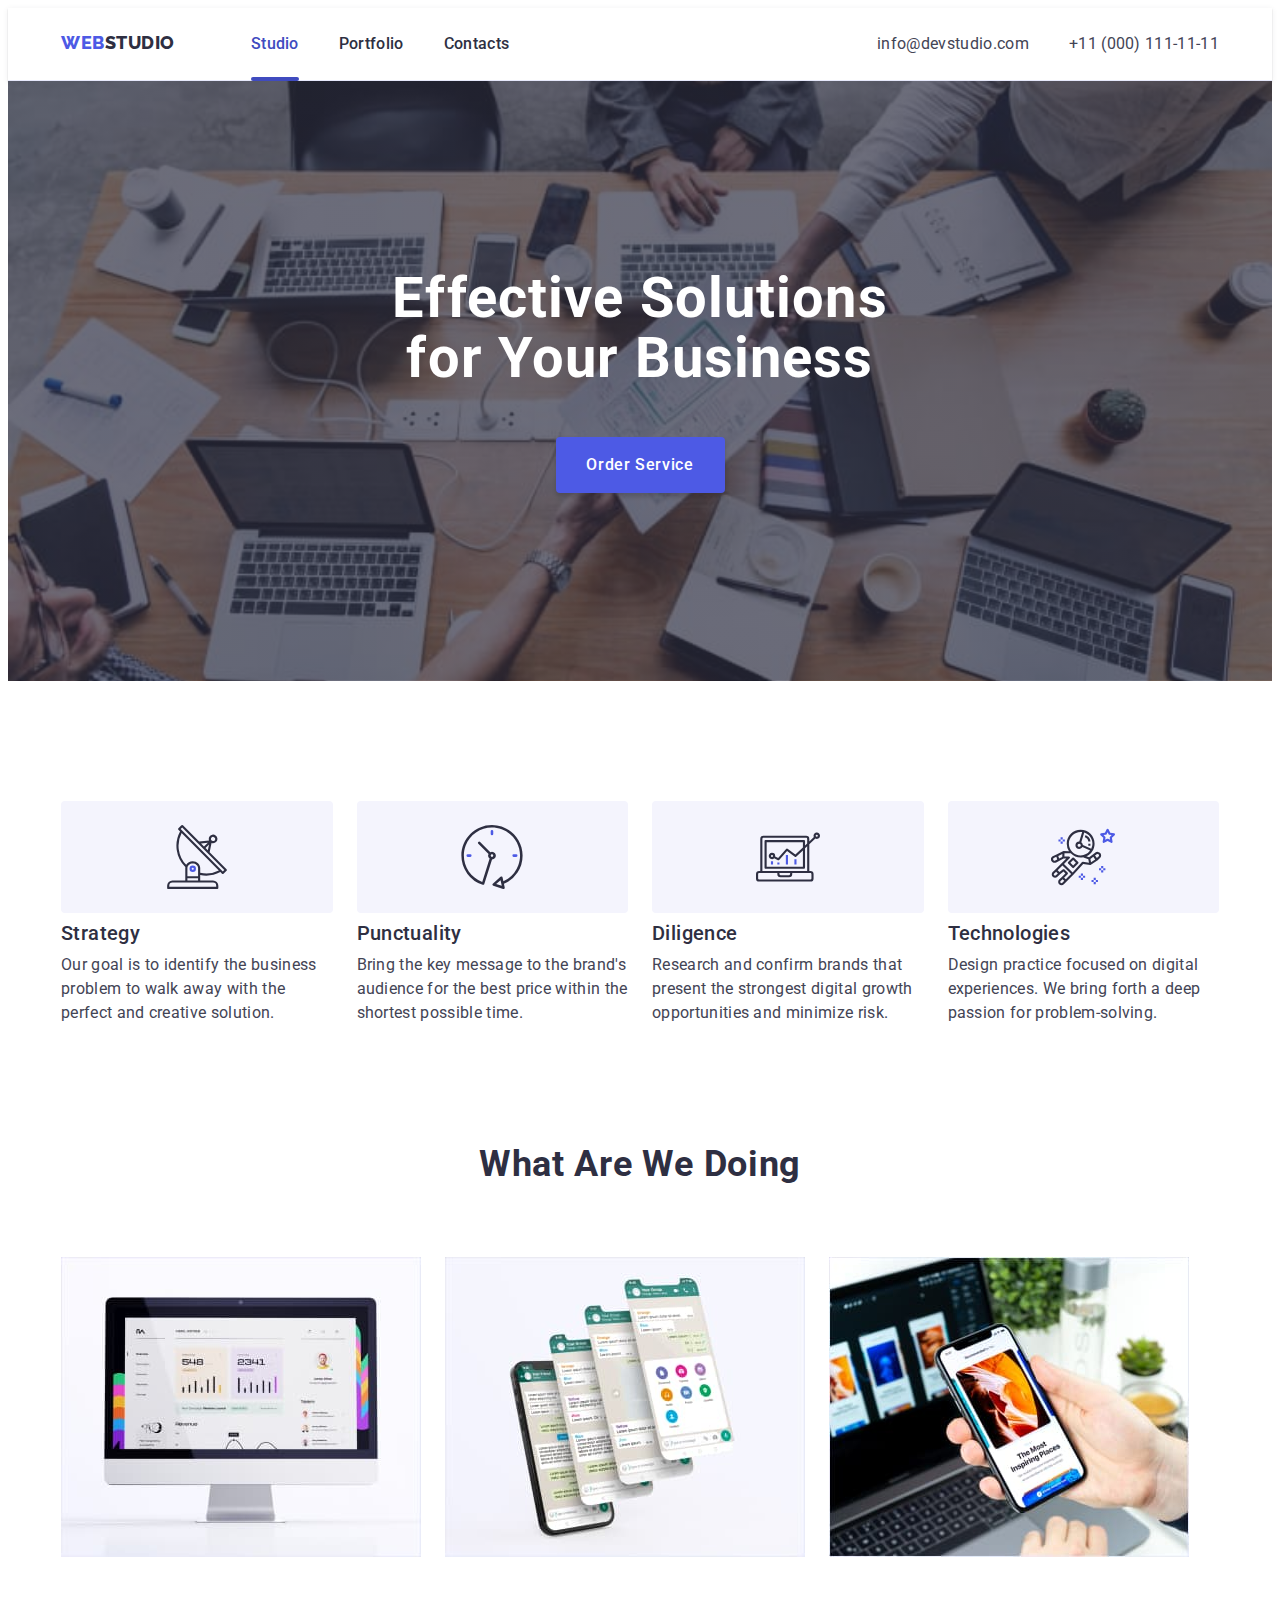
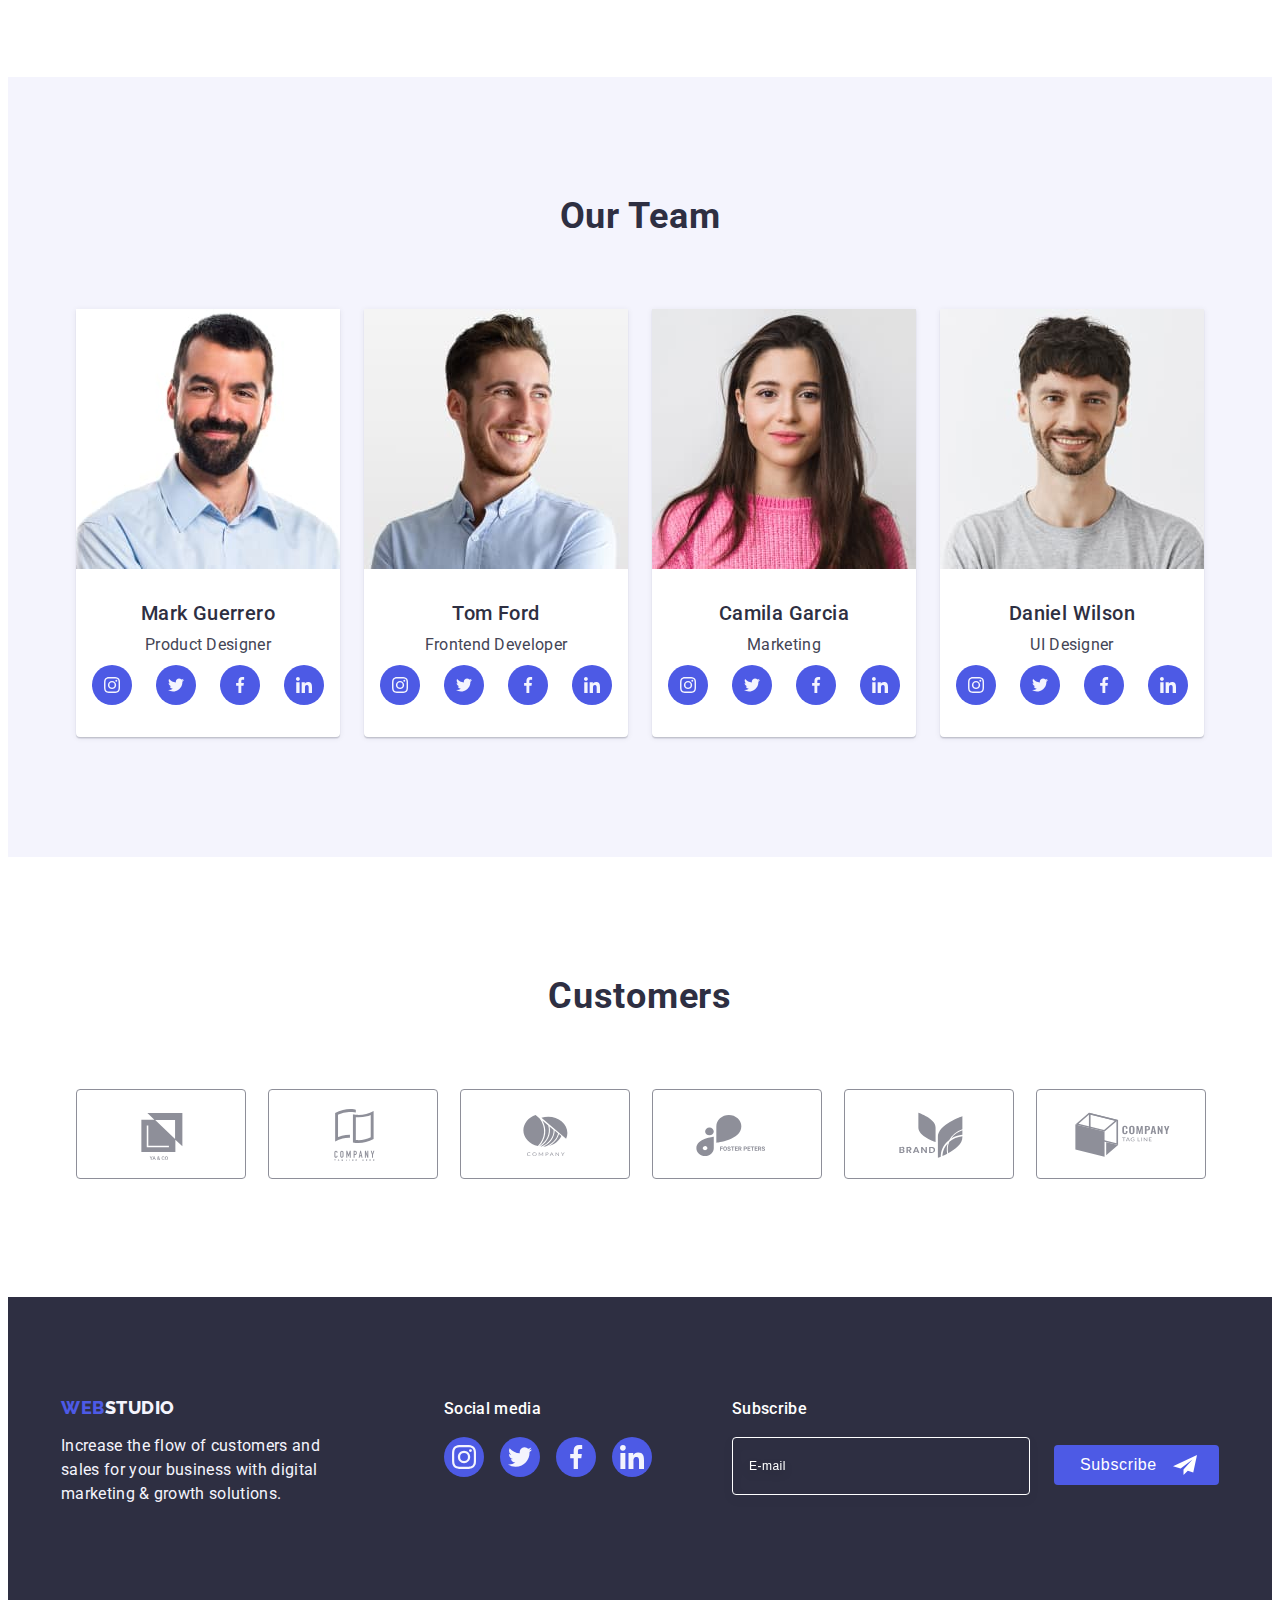
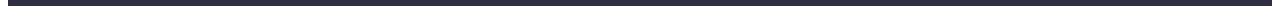
<file: index.html>
<!DOCTYPE html>
<html lang="en">
  <head>
    <meta charset="UTF-8" />
    <meta http-equiv="X-UA-Compatible" content="IE=edge" />
    <meta name="viewport" content="width=device-width, initial-scale=1.0" />
    <title>Document</title>
    <link rel="preconnect" href="https://fonts.googleapis.com" />
    <link rel="preconnect" href="https://fonts.gstatic.com" crossorigin />
    <link
      href="https://fonts.googleapis.com/css2?family=Raleway:wght@800&family=Roboto:wght@400;500;700;900&display=swap"
      rel="stylesheet"
    />
    <link
      rel="stylesheet"
      href="https://cdnjs.cloudflare.com/ajax/libs/modern-normalize/1.1.0/modern-normalize.min.css"
      integrity="sha512-wpPYUAdjBVSE4KJnH1VR1HeZfpl1ub8YT/NKx4PuQ5NmX2tKuGu6U/JRp5y+Y8XG2tV+wKQpNHVUX03MfMFn9Q=="
      crossorigin="anonymous"
      referrerpolicy="no-referrer"
    />
    <link rel="stylesheet" href="./css/styles.css" />
    <link href="./css/media.css" rel="stylesheet" />
  </head>
  <body>
    <header class="header">
      <div class="container header-container">
        <nav class="header-navigation">
          <a href="./index.html" class="header-logo link"
            >Web<span class="header-studio">Studio</span></a
          >

          <ul class="header-list list">
            <li class="header-item">
              <a href="./index.html" class="header-link current link">Studio</a>
            </li>
            <li class="header-item">
              <a href="./portfolio.html" class="header-link link">Portfolio</a>
            </li>
            <li class="header-item">
              <a href="" class="header-link link">Contacts</a>
            </li>
          </ul>
        </nav>

        <address class="header-address">
          <ul class="header-address-list list">
            <li>
              <a
                href="mailto:info@devstudio.com"
                class="header-address-item link"
                >info@devstudio.com</a
              >
            </li>
            <li>
              <a href="tel:+110001111111" class="header-address-item link"
                >+11 (000) 111-11-11</a
              >
            </li>
          </ul>
        </address>

        <button class="menu-open-btn" data-menu-open type="button">
          <svg class="mob-icon" width="32" height="22">
            <use href="./images/icons.svg#icon-menu-btn"></use>
          </svg>
        </button>
        <!-- Mobile menu -->

        <div class="mob-menu is-hidden" data-menu>
          <div>
            <button type="button" class="btn-menu-close" data-menu-close>
              <svg class="close-icon-mob" width="8" height="8">
                <use href="./images/icons.svg#icon-close"></use>
              </svg>
            </button>

            <nav class="mob-menu-nav">
              <ul class="mob-list list">
                <li class="mob-item">
                  <a href="./index.html" class="mob-link current link"
                    >Studio</a
                  >
                </li>
                <li class="mob-item">
                  <a href="./portfolio.html" class="mob-link link">Portfolio</a>
                </li>
                <li class="mob-item">
                  <a href="" class="mob-link link">Contacts</a>
                </li>
              </ul>
            </nav>
          </div>

          <div class="mob-soc-menu">
            <address class="mob-address">
              <ul class="mob-address-list list">
                <li>
                  <a href="tel:+110001111111" class="mob-tel link"
                    >+11 (000) 111-11-11</a
                  >
                </li>
                <li>
                  <a href="mailto:info@devstudio.com" class="mob-mail link"
                    >info@devstudio.com</a
                  >
                </li>
              </ul>
            </address>

            <ul class="mob-soc-list list">
              <li class="mob-soc-item">
                <a class="mob-soc-link link" href=""
                  ><svg class="mob-icon-soc" width="24" height="24">
                    <use href="./images/icons.svg#icon-insta1"></use>
                  </svg>
                </a>
              </li>
              <li class="mob-soc-item">
                <a class="mob-soc-link link" href=""
                  ><svg class="mob-icon-soc" width="24" height="24">
                    <use href="./images/icons.svg#icon-twit1"></use></svg
                ></a>
              </li>
              <li class="mob-soc-item">
                <a class="mob-soc-link link" href=""
                  ><svg class="mob-icon-soc" width="24" height="24">
                    <use href="./images/icons.svg#icon-fb1"></use></svg
                ></a>
              </li>
              <li class="mob-soc-item">
                <a class="mob-soc-link link" href=""
                  ><svg class="mob-icon-soc" width="24" height="24">
                    <use href="./images/icons.svg#icon-link1"></use></svg
                ></a>
              </li>
            </ul>
          </div>
        </div>
      </div>
    </header>
    <main>
      <section class="more">
        <div class="container">
          <h1 class="more-title">Effective Solutions for Your Business</h1>
          <button class="more-btn btn" type="button" data-modal-open>
            Order Service
          </button>
        </div>
      </section>

      <section class="benefits section">
        <div class="container">
          <h2 class="visually-hidden">Our advantages</h2>
          <ul class="benefits-list list">
            <li class="benefits-item">
              <div class="benefits-bg">
                <svg class="benefits-item-svg" width="64" height="64">
                  <use href="./images/icons.svg#icon-antenna"></use>
                </svg>
              </div>
              <h3 class="benefits-title">Strategy</h3>
              <p class="benefits-text">
                Our goal is to identify the business problem to walk away with
                the perfect and creative solution.
              </p>
            </li>
            <li class="benefits-item">
              <div class="benefits-bg">
                <svg class="benefits-item-svg" width="64" height="64">
                  <use href="./images/icons.svg#icon-clock"></use>
                </svg>
              </div>
              <h3 class="benefits-title">Punctuality</h3>
              <p class="benefits-text">
                Bring the key message to the brand's audience for the best price
                within the shortest possible time.
              </p>
            </li>
            <li class="benefits-item">
              <div class="benefits-bg">
                <svg class="benefits-item-svg" width="64" height="64">
                  <use href="./images/icons.svg#icon-diagram"></use>
                </svg>
              </div>
              <h3 class="benefits-title">Diligence</h3>
              <p class="benefits-text">
                Research and confirm brands that present the strongest digital
                growth opportunities and minimize risk.
              </p>
            </li>
            <li class="benefits-item">
              <div class="benefits-bg">
                <svg class="benefits-item-svg" width="64" height="64">
                  <use href="./images/icons.svg#icon-astronaut"></use>
                </svg>
              </div>
              <h3 class="benefits-title">Technologies</h3>
              <p class="benefits-text">
                Design practice focused on digital experiences. We bring forth a
                deep passion for problem-solving.
              </p>
            </li>
          </ul>
        </div>
      </section>

      <section class="content">
        <div class="container">
          <h2 class="content-title">What are we doing</h2>
          <ul class="content-list list">
            <li class="content-item">
              <img
                src="./images/comp-1.jpg"
                alt="Monitor photo"
                width="360"
                height="300"
              />
            </li>
            <li class="content-item">
              <img
                src="./images/phone-2.jpg"
                alt="Phone photo"
                width="360"
                height="300"
              />
            </li>
            <li class="content-item">
              <img
                src="./images/laptop-3.jpg"
                alt="Laptop and phone photo"
                width="360"
                height="300"
              />
            </li>
          </ul>
        </div>
      </section>

      <section class="team section">
        <div class="container team-container">
          <h2 class="team-title">Our Team</h2>

          <ul class="team-list list">
            <li class="team-item">
              <img
                srcset="./images/team-1.jpeg 1x, ./images/team-1-2x.jpeg 2x"
                src="./images/team-1.jpeg"
                alt="Portrait of Mark Guerrero"
                width="264"
                height="260"
              />

              <h3 class="team-small-title">Mark Guerrero</h3>
              <p class="team-text">Product Designer</p>
              <ul class="team-soc-list list">
                <li class="team-soc-item">
                  <a class="team-soc-link link" href=""
                    ><svg class="team-icon" width="16" height="16">
                      <use href="./images/icons.svg#icon-insta1"></use>
                    </svg>
                  </a>
                </li>
                <li class="team-soc-item">
                  <a class="team-soc-link link" href=""
                    ><svg class="team-icon" width="16" height="16">
                      <use href="./images/icons.svg#icon-twit1"></use></svg
                  ></a>
                </li>
                <li class="team-soc-item">
                  <a class="team-soc-link link" href=""
                    ><svg class="team-icon" width="16" height="16">
                      <use href="./images/icons.svg#icon-fb1"></use></svg
                  ></a>
                </li>
                <li class="team-soc-item">
                  <a class="team-soc-link link" href=""
                    ><svg class="team-icon" width="16" height="16">
                      <use href="./images/icons.svg#icon-link1"></use></svg
                  ></a>
                </li>
              </ul>
            </li>
            <li class="team-item">
              <img
                srcset="./images/team-2.jpeg 1x, ./images/team-2-2x.jpeg 2x"
                src="./images/team-2.jpeg"
                alt="Portrait of Tom Ford"
                width="264"
                height="260"
              />

              <h3 class="team-small-title">Tom Ford</h3>
              <p class="team-text">Frontend Developer</p>

              <ul class="team-soc-list list">
                <li class="team-soc-item">
                  <a class="team-soc-link link" href=""
                    ><svg class="team-icon" width="16" height="16">
                      <use href="./images/icons.svg#icon-insta1"></use>
                    </svg>
                  </a>
                </li>
                <li class="team-soc-item">
                  <a class="team-soc-link link" href=""
                    ><svg class="team-icon" width="16" height="16">
                      <use href="./images/icons.svg#icon-twit1"></use></svg
                  ></a>
                </li>
                <li class="team-soc-item">
                  <a class="team-soc-link link" href="">
                    <svg class="team-icon" width="16" height="16">
                      <use href="./images/icons.svg#icon-fb1"></use></svg
                  ></a>
                </li>
                <li class="team-soc-item">
                  <a class="team-soc-link link" href=""
                    ><svg class="team-icon" width="16" height="16">
                      <use href="./images/icons.svg#icon-link1"></use></svg
                  ></a>
                </li>
              </ul>
            </li>

            <li class="team-item">
              <img
                srcset="./images/team-3.jpeg 1x, ./images/team-3-2x.jpeg 2x"
                src="./images/team-3.jpeg"
                alt="Portrait of Camila Garcia"
                width="264"
                height="260"
              />
              <h3 class="team-small-title">Camila Garcia</h3>
              <p class="team-text">Marketing</p>
              <ul class="team-soc-list list">
                <li class="team-soc-item">
                  <a class="team-soc-link link" href=""
                    ><svg class="team-icon" width="16" height="16">
                      <use href="./images/icons.svg#icon-insta1"></use>
                    </svg>
                  </a>
                </li>
                <li class="team-soc-item">
                  <a class="team-soc-link link" href=""
                    ><svg class="team-icon" width="16" height="16">
                      <use href="./images/icons.svg#icon-twit1"></use></svg
                  ></a>
                </li>
                <li class="team-soc-item">
                  <a class="team-soc-link link" href=""
                    ><svg class="team-icon" width="16" height="16">
                      <use href="./images/icons.svg#icon-fb1"></use></svg
                  ></a>
                </li>
                <li class="team-soc-item">
                  <a class="team-soc-link link" href=""
                    ><svg class="team-icon" width="16" height="16">
                      <use href="./images/icons.svg#icon-link1"></use></svg
                  ></a>
                </li>
              </ul>
            </li>
            <li class="team-item">
              <img
                srcset="./images/team-4.jpeg 1x, ./images/team-4-2x.jpeg 2x"
                src="./images/team-4.jpeg"
                alt="Portrait of Daniel Wilson"
                width="264"
                height="260"
              />
              <h3 class="team-small-title">Daniel Wilson</h3>
              <p class="team-text">UI Designer</p>
              <ul class="team-soc-list list">
                <li class="team-soc-item">
                  <a class="team-soc-link link" href=""
                    ><svg class="team-icon" width="16" height="16">
                      <use href="./images/icons.svg#icon-insta1"></use>
                    </svg>
                  </a>
                </li>
                <li class="team-soc-item">
                  <a class="team-soc-link link" href=""
                    ><svg class="team-icon" width="16" height="16">
                      <use href="./images/icons.svg#icon-twit1"></use></svg
                  ></a>
                </li>
                <li class="team-soc-item">
                  <a class="team-soc-link link" href=""
                    ><svg class="team-icon" width="16" height="16">
                      <use href="./images/icons.svg#icon-fb1"></use></svg
                  ></a>
                </li>
                <li class="team-soc-item">
                  <a class="team-soc-link link" href=""
                    ><svg class="team-icon" width="16" height="16">
                      <use href="./images/icons.svg#icon-link1"></use></svg
                  ></a>
                </li>
              </ul>
            </li>
          </ul>
        </div>
      </section>
      <section class="customers">
        <div class="container customers-container">
          <h2 class="customers-title">Customers</h2>
          <ul class="customers-list list">
            <li class="customer-item">
              <a class="customers-link link" href=""
                ><svg class="customers-logo-icon" width="104" height="56">
                  <use href="./images/icons.svg#icon-Logo"></use></svg
              ></a>
            </li>
            <li class="customer-item">
              <a class="customers-link link" href=""
                ><svg class="customers-logo-icon" width="104" height="56">
                  <use href="./images/icons.svg#icon-Logo-2"></use></svg
              ></a>
            </li>
            <li class="customer-item">
              <a class="customers-link link" href=""
                ><svg class="customers-logo-icon" width="104" height="56">
                  <use href="./images/icons.svg#icon-Logo-3"></use></svg
              ></a>
            </li>
            <li class="customer-item">
              <a class="customers-link link" href=""
                ><svg class="customers-logo-icon" width="104" height="56">
                  <use href="./images/icons.svg#icon-Logo-4"></use></svg
              ></a>
            </li>
            <li class="customer-item">
              <a class="customers-link link" href=""
                ><svg class="customers-logo-icon" width="104" height="56">
                  <use href="./images/icons.svg#icon-Logo-5"></use></svg
              ></a>
            </li>
            <li class="customer-item">
              <a class="customers-link link" href=""
                ><svg class="customers-logo-icon" width="104" height="56">
                  <use href="./images/icons.svg#icon-Logo-6"></use></svg
              ></a>
            </li>
          </ul>
        </div>
      </section>
    </main>
    <footer class="footer">
      <div class="container footer-container">
        <div class="footer-flex">
          <div class="footer-left">
            <a href="./index.html" class="footer-logo link"
              >Web<span class="footer-studio">Studio</span></a
            >
            <p class="footer-text">
              Increase the flow of customers and sales for your business with
              digital marketing & growth solutions.
            </p>
          </div>
          <div class="footer-right">
            <p class="footer-soc-text">Social media</p>
            <ul class="footer-list list">
              <li class="footer-item">
                <a class="footer-soc-link link" href=""
                  ><svg class="footer-soc-icon" width="24" height="24">
                    <use href="./images/icons.svg#icon-insta1"></use></svg
                ></a>
              </li>
              <li class="footer-item">
                <a class="footer-soc-link link" href=""
                  ><svg class="footer-soc-icon" width="24" height="24">
                    <use href="./images/icons.svg#icon-twit1"></use></svg
                ></a>
              </li>
              <li class="footer-item">
                <a class="footer-soc-link link" href=""
                  ><svg class="footer-soc-icon" width="24" height="24">
                    <use href="./images/icons.svg#icon-fb1"></use></svg
                ></a>
              </li>
              <li class="footer-item">
                <a class="footer-soc-link link" href=""
                  ><svg class="footer-soc-icon" width="24" height="24">
                    <use href="./images/icons.svg#icon-link1"></use></svg
                ></a>
              </li>
            </ul>
          </div>
        </div>
        <div class="footer-subscribe">
          <p class="footer-form-text">Subscribe</p>
          <form class="foorter-form">
            <input
              type="email"
              name="subscribe-email"
              class="footer-input"
              placeholder="E-mail"
            />

            <button type="submit" class="footer-btn">
              Subscribe<svg class="subscribe-icon" width="24" height="24">
                <use href="./images/icons.svg#icon-subscribe"></use>
              </svg>
            </button>
          </form>
        </div>
      </div>
    </footer>

    <div class="backdrop is-hidden" data-modal>
      <div class="modal">
        <button type="button" class="btn-modal" data-modal-close>
          <svg class="close-icon" width="8" height="8">
            <use href="./images/icons.svg#icon-close"></use>
          </svg>
        </button>
        <p class="modal-title">Leave your contacts and we will call you back</p>
        <form class="modal-form">
          <div class="modal-field">
            <label class="modal-label"
              >Name
              <span class="input-wrap">
                <input type="text" name="user-name" class="modal-input" />
                <svg class="modal-icon" width="18" height="24">
                  <use href="./images/icons.svg#icon-person"></use>
                </svg>
              </span>
            </label>
          </div>
          <div class="modal-field">
            <label class="modal-label"
              >Phone
              <span class="input-wrap">
                <input type="tel" name="user-tel" class="modal-input" />
                <svg class="modal-icon" width="18" height="24">
                  <use href="./images/icons.svg#icon-phone"></use>
                </svg>
              </span>
            </label>
          </div>
          <div class="modal-field">
            <label class="modal-label"
              >Email
              <span class="input-wrap">
                <input type="email" name="user-email" class="modal-input" />
                <svg class="modal-icon" width="18" height="24">
                  <use href="./images/icons.svg#icon-email"></use>
                </svg>
              </span>
            </label>
          </div>
          <div class="modal-field-comment">
            <label class="modal-label"
              >Comment
              <textarea
                placeholder="Text input"
                class="modal-textarea"
              ></textarea>
            </label>
          </div>
          <div class="modal-field-agreement">
            <label class="agree-field">
              <input
                type="checkbox"
                name="agreement"
                class="modal-checkbox visually-hidden"
                value="agree"
              />
              <svg class="agree-icon" width="10" height="8">
                <use href="./images/icons.svg#icon-agree"></use>
              </svg>
              <span class="agree-text"
                >I accept the terms and conditions of the</span
              >
              <a href="" class="modal-link">Privacy Policy</a>
            </label>
          </div>
          <button type="submit" class="btn-send">Send</button>
        </form>
      </div>
    </div>
    <script src="./js/modal.js" type="module"></script>
    <script src="./js/menu.js" type="module"></script>
  </body>
</html>
</file>
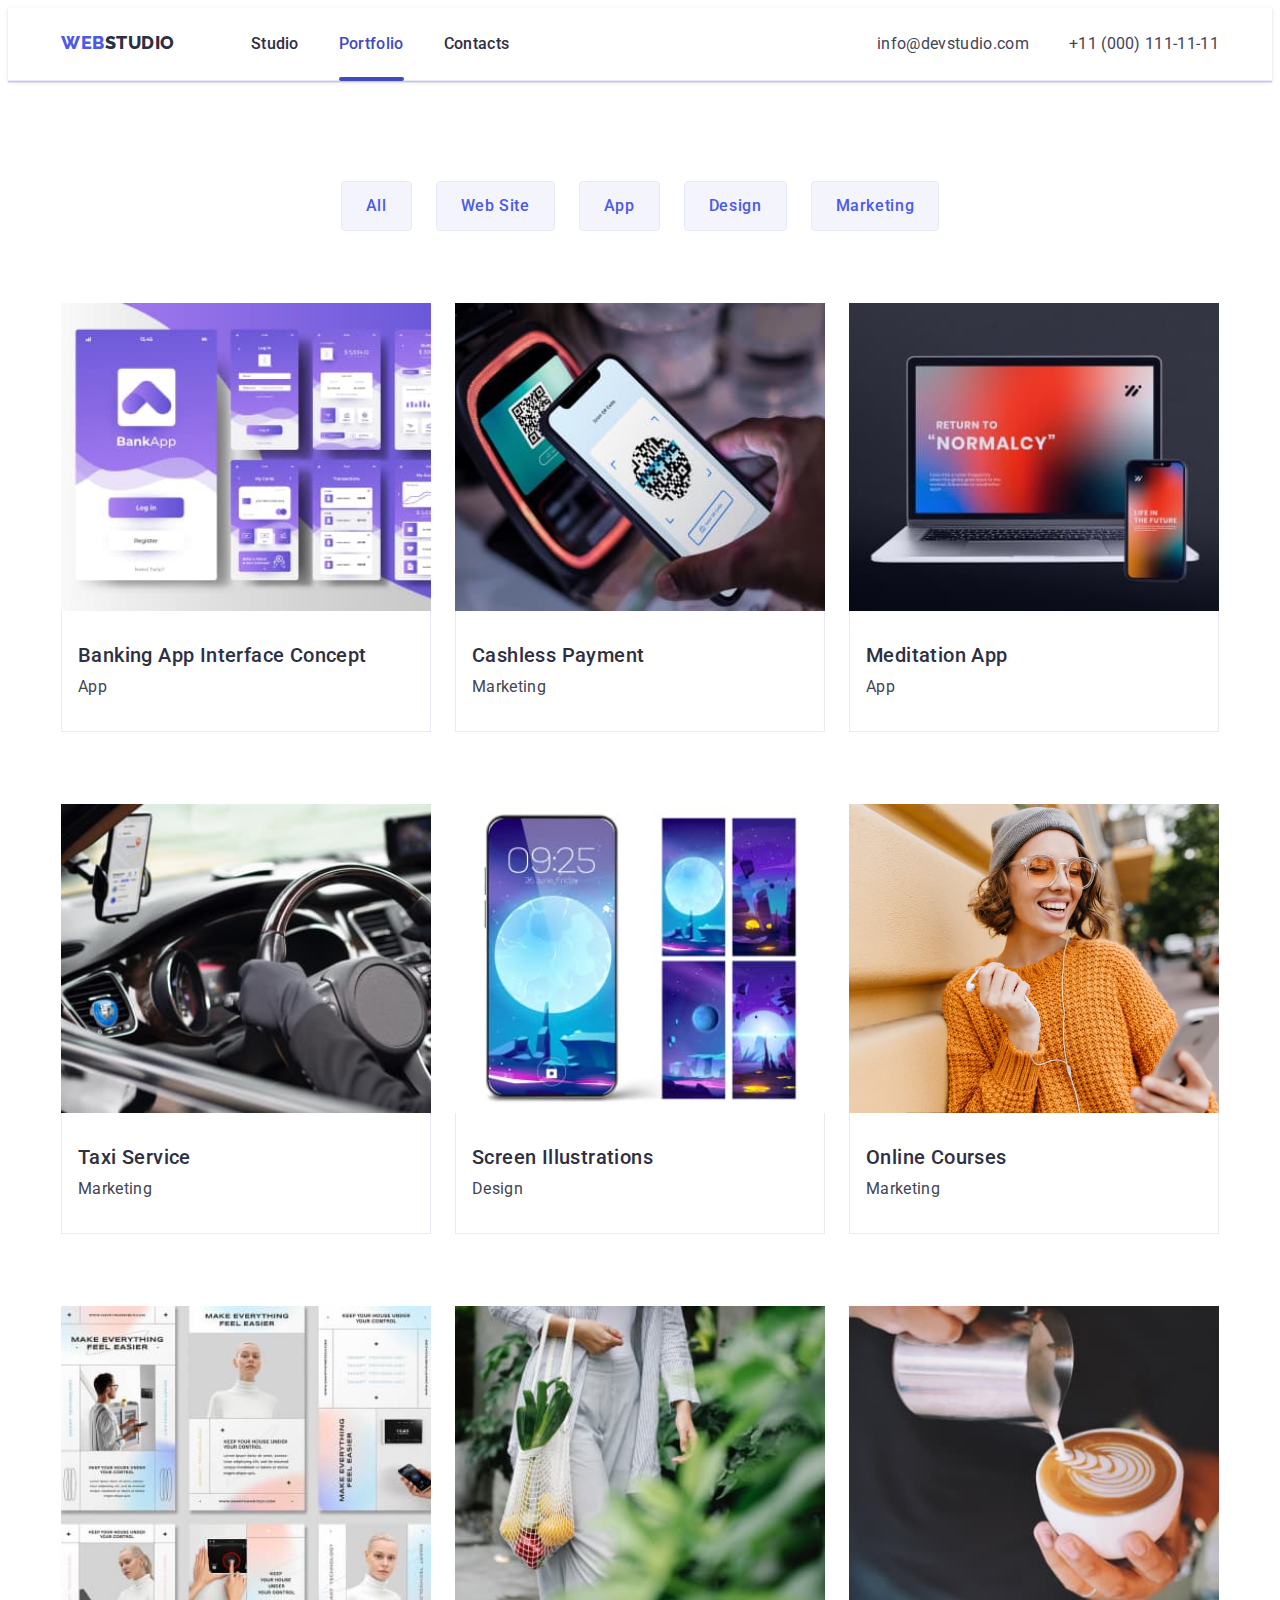
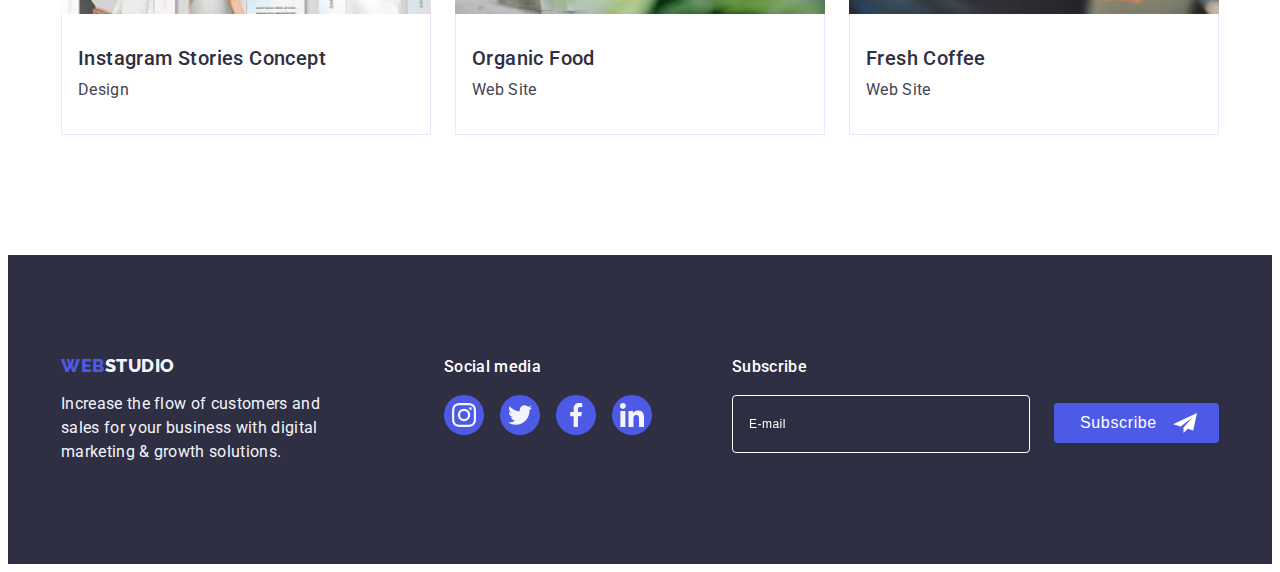
<file: portfolio.html>
<!DOCTYPE html>
<html lang="en">
  <head>
    <meta charset="UTF-8" />
    <meta http-equiv="X-UA-Compatible" content="IE=edge" />
    <meta name="viewport" content="width=device-width, initial-scale=1.0" />
    <title>Document</title>
    <link rel="preconnect" href="https://fonts.googleapis.com" />
    <link rel="preconnect" href="https://fonts.gstatic.com" crossorigin />

    <link
      href="https://fonts.googleapis.com/css2?family=Raleway:wght@800&family=Roboto:wght@400;500;700;900&display=swap"
      rel="stylesheet"
    />
    <link
      rel="stylesheet"
      href="https://cdnjs.cloudflare.com/ajax/libs/modern-normalize/1.1.0/modern-normalize.min.css"
      integrity="sha512-wpPYUAdjBVSE4KJnH1VR1HeZfpl1ub8YT/NKx4PuQ5NmX2tKuGu6U/JRp5y+Y8XG2tV+wKQpNHVUX03MfMFn9Q=="
      crossorigin="anonymous"
      referrerpolicy="no-referrer"
    />
    <link rel="stylesheet" href="./css/styles.css" />
    <link rel="stylesheet" href="./css/media.css" />
  </head>
  <body>
    <header class="header">
      <div class="container header-container">
        <nav class="header-navigation">
          <a href="./index.html" class="header-logo link"
            >Web<span class="header-studio">Studio</span></a
          >

          <ul class="header-list list">
            <li class="header-item">
              <a href="./index.html" class="header-link link">Studio</a>
            </li>
            <li class="header-item">
              <a href="./portfolio.html" class="header-link current link"
                >Portfolio</a
              >
            </li>
            <li class="header-item">
              <a href="" class="header-link link">Contacts</a>
            </li>
          </ul>
        </nav>

        <address class="header-address">
          <ul class="header-address-list list">
            <li>
              <a
                href="mailto:info@devstudio.com"
                class="header-address-item link"
                >info@devstudio.com</a
              >
            </li>
            <li>
              <a href="tel:+110001111111" class="header-address-item link"
                >+11 (000) 111-11-11</a
              >
            </li>
          </ul>
        </address>

        <button class="menu-open-btn" data-menu-open type="button">
          <svg class="mob-icon" width="32" height="22">
            <use href="./images/icons.svg#icon-menu-btn"></use>
          </svg>
        </button>
        <!-- Mobile menu -->

        <div class="mob-menu is-hidden" data-menu>
          <div>
            <button type="button" class="btn-menu-close" data-menu-close>
              <svg class="close-icon-mob" width="8" height="8">
                <use href="./images/icons.svg#icon-close"></use>
              </svg>
            </button>

            <nav class="mob-menu-nav">
              <ul class="mob-list list">
                <li class="mob-item">
                  <a href="./index.html" class="mob-link link">Studio</a>
                </li>
                <li class="mob-item">
                  <a href="./portfolio.html" class="mob-link current link"
                    >Portfolio</a
                  >
                </li>
                <li class="mob-item">
                  <a href="" class="mob-link link">Contacts</a>
                </li>
              </ul>
            </nav>
          </div>

          <div class="mob-soc-menu">
            <address class="mob-address">
              <ul class="mob-address-list list">
                <li>
                  <a href="tel:+110001111111" class="mob-tel link"
                    >+11 (000) 111-11-11</a
                  >
                </li>
                <li>
                  <a href="mailto:info@devstudio.com" class="mob-mail link"
                    >info@devstudio.com</a
                  >
                </li>
              </ul>
            </address>

            <ul class="mob-soc-list list">
              <li class="mob-soc-item">
                <a class="mob-soc-link link" href=""
                  ><svg class="mob-icon-soc" width="24" height="24">
                    <use href="./images/icons.svg#icon-insta1"></use>
                  </svg>
                </a>
              </li>
              <li class="mob-soc-item">
                <a class="mob-soc-link link" href=""
                  ><svg class="mob-icon-soc" width="24" height="24">
                    <use href="./images/icons.svg#icon-twit1"></use></svg
                ></a>
              </li>
              <li class="mob-soc-item">
                <a class="mob-soc-link link" href=""
                  ><svg class="mob-icon-soc" width="24" height="24">
                    <use href="./images/icons.svg#icon-fb1"></use></svg
                ></a>
              </li>
              <li class="mob-soc-item">
                <a class="mob-soc-link link" href=""
                  ><svg class="mob-icon-soc" width="24" height="24">
                    <use href="./images/icons.svg#icon-link1"></use></svg
                ></a>
              </li>
            </ul>
          </div>
        </div>
      </div>
    </header>

    <main>
      <section class="menu">
        <div class="container">
          <h1 class="visually-hidden">Menu filter</h1>
          <ul class="menu-list list">
            <li class="menu-item">
              <button type="button" class="menu-btn btn">All</button>
            </li>
            <li class="menu-item">
              <button type="button" class="menu-btn btn">Web Site</button>
            </li>
            <li class="menu-item">
              <button type="button" class="menu-btn btn">App</button>
            </li>
            <li class="menu-item">
              <button type="button" class="menu-btn btn">Design</button>
            </li>
            <li class="menu-item">
              <button type="button" class="menu-btn btn">Marketing</button>
            </li>
          </ul>

          <ul class="works-list list">
            <li class="works-item">
              <a href="" class="works-link link">
                <div class="works-card">
                  <picture
                    ><source
                      srcset="./images/desk1.jpeg 1x, ./images/desk1-2x.jpeg 2x"
                      media="(min-width: 1200px)" />
                    <source
                      srcset="./images/tab1.jpeg 1x, ./images/tab1-2x.jpeg 2x"
                      media="(min-width: 768px)" />
                    <source
                      srcset="./images/mob-1.jpeg 1x, ./images/mob-1-2x.jpeg 2x"
                      media="(min-width: 480px)" />

                    <img
                      src="./images/portfolio-1.jpg"
                      alt="Banking App Interface Concept"
                      width="360"
                      height="300"
                  /></picture>
                  <p class="works-card-text">
                    14 Stylish and User-Friendly App Design Concepts · Task
                    Manager App · Calorie Tracker App · Exotic Fruit Ecommerce
                    App · Cloud Storage App
                  </p>
                </div>

                <div class="works-div">
                  <h2 class="works-title">Banking App Interface Concept</h2>
                  <p class="works-text">App</p>
                </div>
              </a>
            </li>

            <li class="works-item">
              <a href="" class="works-link link">
                <div class="works-card">
                  <picture
                    ><source
                      srcset="./images/desk2.jpeg 1x, ./images/desk2-2x.jpeg 2x"
                      media="(min-width: 1200px)" />
                    <source
                      srcset="./images/tab2.jpeg 1x, ./images/tab2-2x.jpeg 2x"
                      media="(min-width: 768px)" />
                    <source
                      srcset="./images/mob-2.jpeg 1x, ./images/mob-2-2x.jpeg 2x"
                      media="(min-width: 480px)"
                  /></picture>
                  <img
                    src="./images/portfolio-2.jpg"
                    alt="Cashless Payment"
                    width="360"
                    height="300"
                  />
                  <p class="works-card-text">
                    14 Stylish and User-Friendly App Design Concepts · Task
                    Manager App · Calorie Tracker App · Exotic Fruit Ecommerce
                    App · Cloud Storage App
                  </p>
                </div>
                <div class="works-div">
                  <h2 class="works-title">Cashless Payment</h2>
                  <p class="works-text">Marketing</p>
                </div></a
              >
            </li>

            <li class="works-item">
              <a href="" class="works-link link"
                ><div class="works-card">
                  <picture
                    ><source
                      srcset="./images/desk3.jpeg 1x, ./images/desk3-2x.jpeg 2x"
                      media="(min-width: 1200px)" />
                    <source
                      srcset="./images/tab3.jpeg 1x, ./images/tab3-2x.jpeg 2x"
                      media="(min-width: 768px)" />
                    <source
                      srcset="./images/mob-3.jpeg 1x, ./images/mob-3-2x.jpeg 2x"
                      media="(min-width: 480px)" />
                    <img
                      src="./images/portfolio-3.jpg"
                      alt="Meditation App"
                      width="360"
                      height="300"
                  /></picture>
                  <p class="works-card-text">
                    14 Stylish and User-Friendly App Design Concepts · Task
                    Manager App · Calorie Tracker App · Exotic Fruit Ecommerce
                    App · Cloud Storage App
                  </p>
                </div>
                <div class="works-div">
                  <h2 class="works-title">Meditation App</h2>
                  <p class="works-text">App</p>
                </div></a
              >
            </li>

            <li class="works-item">
              <a href="" class="works-link link">
                <div class="works-card">
                  <picture
                    ><source
                      srcset="./images/desk4.jpeg 1x, ./images/desk4-2x.jpeg 2x"
                      media="(min-width: 1200px)" />
                    <source
                      srcset="./images/tab4.jpeg 1x, ./images/tab4-2x.jpeg 2x"
                      media="(min-width: 768px)" />
                    <source
                      srcset="./images/mob-4.jpeg 1x, ./images/mob-4-2x.jpeg 2x"
                      media="(min-width: 480px)"
                  /></picture>
                  <img
                    src="./images/portfolio-4.jpg"
                    alt="Taxi Service"
                    width="360"
                    height="300"
                  />
                  <p class="works-card-text">
                    14 Stylish and User-Friendly App Design Concepts · Task
                    Manager App · Calorie Tracker App · Exotic Fruit Ecommerce
                    App · Cloud Storage App
                  </p>
                </div>
                <div class="works-div">
                  <h2 class="works-title">Taxi Service</h2>
                  <p class="works-text">Marketing</p>
                </div></a
              >
            </li>
            <li class="works-item">
              <a href="" class="works-link link"
                ><div class="works-card">
                  <picture
                    ><source
                      srcset="./images/desk5.jpeg 1x, ./images/desk5-2x.jpeg 2x"
                      media="(min-width: 1200px)" />
                    <source
                      srcset="./images/tab5.jpeg 1x, ./images/tab5-2x.jpeg 2x"
                      media="(min-width: 768px)" />
                    <source
                      srcset="./images/mob-5.jpeg 1x, ./images/mob-5-2x.jpeg 2x"
                      media="(min-width: 480px)" />
                    <img
                      src="./images/portfolio-5.jpg"
                      alt="Screen Illustrations"
                      width="360"
                      height="300"
                  /></picture>
                  <p class="works-card-text">
                    14 Stylish and User-Friendly App Design Concepts · Task
                    Manager App · Calorie Tracker App · Exotic Fruit Ecommerce
                    App · Cloud Storage App
                  </p>
                </div>
                <div class="works-div">
                  <h2 class="works-title">Screen Illustrations</h2>
                  <p class="works-text">Design</p>
                </div></a
              >
            </li>
            <li class="works-item">
              <a href="" class="works-link link"
                ><div class="works-card">
                  <picture
                    ><source
                      srcset="./images/desk1.jpeg 6x, ./images/desk6-2x.jpeg 2x"
                      media="(min-width: 1200px)" />
                    <source
                      srcset="./images/tab6.jpeg 1x, ./images/tab6-2x.jpeg 2x"
                      media="(min-width: 768px)" />
                    <source
                      srcset="./images/mob-6.jpeg 1x, ./images/mob-6-2x.jpeg 2x"
                      media="(min-width: 480px)" />
                    <img
                      src="./images/portfolio-6.jpg"
                      alt="Online Courses"
                      width="360"
                      height="300"
                  /></picture>
                  <p class="works-card-text">
                    14 Stylish and User-Friendly App Design Concepts · Task
                    Manager App · Calorie Tracker App · Exotic Fruit Ecommerce
                    App · Cloud Storage App
                  </p>
                </div>
                <div class="works-div">
                  <h2 class="works-title">Online Courses</h2>
                  <p class="works-text">Marketing</p>
                </div></a
              >
            </li>
            <li class="works-item">
              <a href="" class="works-link link"
                ><div class="works-card">
                  <picture
                    ><source
                      srcset="./images/desk7.jpeg 1x, ./images/desk7-2x.jpeg 2x"
                      media="(min-width: 1200px)" />
                    <source
                      srcset="./images/tab7.jpeg 1x, ./images/tab7-2x.jpeg 2x"
                      media="(min-width: 768px)" />
                    <source
                      srcset="./images/mob-7.jpeg 1x, ./images/mob-7-2x.jpeg 2x"
                      media="(min-width: 480px)" />
                    <img
                      src="./images/portfolio-7.jpg"
                      alt="Instagram Stories Concept"
                      width="360"
                      height="300"
                  /></picture>
                  <p class="works-card-text">
                    14 Stylish and User-Friendly App Design Concepts · Task
                    Manager App · Calorie Tracker App · Exotic Fruit Ecommerce
                    App · Cloud Storage App
                  </p>
                </div>
                <div class="works-div">
                  <h2 class="works-title">Instagram Stories Concept</h2>
                  <p class="works-text">Design</p>
                </div></a
              >
            </li>
            <li class="works-item">
              <a href="" class="works-link link"
                ><div class="works-card">
                  <picture
                    ><source
                      srcset="./images/desk8.jpeg 1x, ./images/desk8-2x.jpeg 2x"
                      media="(min-width: 1200px)" />
                    <source
                      srcset="./images/tab8.jpeg 1x, ./images/tab8-2x.jpeg 2x"
                      media="(min-width: 768px)" />
                    <source
                      srcset="./images/mob-8.jpeg 1x, ./images/mob-8-2x.jpeg 2x"
                      media="(min-width: 480px)" />
                    <img
                      src="./images/portfolio-8.jpg"
                      alt="Organic Food"
                      width="360"
                      height="300"
                  /></picture>
                  <p class="works-card-text">
                    14 Stylish and User-Friendly App Design Concepts · Task
                    Manager App · Calorie Tracker App · Exotic Fruit Ecommerce
                    App · Cloud Storage App
                  </p>
                </div>
                <div class="works-div">
                  <h2 class="works-title">Organic Food</h2>
                  <p class="works-text">Web Site</p>
                </div></a
              >
            </li>
            <li class="works-item">
              <a href="" class="works-link link">
                <div class="works-card">
                  <picture
                    ><source
                      srcset="./images/desk9.jpeg 1x, ./images/desk9-2x.jpeg 2x"
                      media="(min-width: 1200px)" />
                    <source
                      srcset="./images/tab9.jpeg 1x, ./images/tab9-2x.jpeg 2x"
                      media="(min-width: 768px)" />
                    <source
                      srcset="./images/mob-9.jpeg 1x, ./images/mob-9-2x.jpeg 2x"
                      media="(min-width: 480px)" />
                    <img
                      src="./images/portfolio-9.jpg"
                      alt="Fresh Coffee"
                      width="360"
                      height="300"
                  /></picture>
                  <p class="works-card-text">
                    14 Stylish and User-Friendly App Design Concepts · Task
                    Manager App · Calorie Tracker App · Exotic Fruit Ecommerce
                    App · Cloud Storage App
                  </p>
                </div>
                <div class="works-div">
                  <h2 class="works-title">Fresh Coffee</h2>
                  <p class="works-text">Web Site</p>
                </div></a
              >
            </li>
          </ul>
        </div>
      </section>
    </main>
    <footer class="footer">
      <div class="container footer-container">
        <div class="footer-flex">
          <div class="footer-left">
            <a href="./index.html" class="footer-logo link"
              >Web<span class="footer-studio">Studio</span></a
            >
            <p class="footer-text">
              Increase the flow of customers and sales for your business with
              digital marketing & growth solutions.
            </p>
          </div>
          <div class="footer-right">
            <p class="footer-soc-text">Social media</p>
            <ul class="footer-list list">
              <li class="footer-item">
                <a class="footer-soc-link link" href=""
                  ><svg class="footer-soc-icon" width="24" height="24">
                    <use href="./images/icons.svg#icon-insta1"></use></svg
                ></a>
              </li>
              <li class="footer-item">
                <a class="footer-soc-link link" href=""
                  ><svg class="footer-soc-icon" width="24" height="24">
                    <use href="./images/icons.svg#icon-twit1"></use></svg
                ></a>
              </li>
              <li class="footer-item">
                <a class="footer-soc-link link" href=""
                  ><svg class="footer-soc-icon" width="24" height="24">
                    <use href="./images/icons.svg#icon-fb1"></use></svg
                ></a>
              </li>
              <li class="footer-item">
                <a class="footer-soc-link link" href=""
                  ><svg class="footer-soc-icon" width="24" height="24">
                    <use href="./images/icons.svg#icon-link1"></use></svg
                ></a>
              </li>
            </ul>
          </div>
        </div>
        <div class="footer-subscribe">
          <p class="footer-form-text">Subscribe</p>
          <form class="foorter-form">
            <input
              type="email"
              name="subscribe-email"
              class="footer-input"
              placeholder="E-mail"
            />

            <button type="submit" class="footer-btn">
              Subscribe<svg class="subscribe-icon" width="24" height="24">
                <use href="./images/icons.svg#icon-subscribe"></use>
              </svg>
            </button>
          </form>
        </div>
      </div>
    </footer>
    <script src="./js/menu.js" type="module"></script>
  </body>
</html>
</file>
<file: css/styles.css>
body {
  font-family: 'Roboto', sans-serif;
  color: #434455;
  background-color: #ffffff;
}
:root {
  --main-title-color: #2e2f42;
  --main-text-color: #434455;
  --white: #ffffff;
  --hover-color: #404bbf;
  --logo-effect: #4d5ae5;
}
p,
h1,
h2,
h3,
h4,
h5,
h6 {
  margin: 0;
}
ul {
  margin: 0;
  padding-left: 0;
}
.list {
  list-style: none;
}
img {
  display: block;
  max-width: 100%;
  height: auto;
  width: 100%;
}
.link {
  text-decoration: none;
}

.visually-hidden {
  position: absolute;
  width: 1px;
  height: 1px;
  margin: -1px;
  border: 0;
  padding: 0;
  white-space: nowrap;
  clip-path: inset(100%);
  clip: rect(0 0 0 0);
  overflow: hidden;
}

.btn {
  font-family: inherit;
  font-weight: 500;
  font-size: 16px;
  line-height: 1.5;
  letter-spacing: 0.04em;
  cursor: pointer;
}
.container {
  max-width: 458px;
  padding-left: 15px;
  padding-right: 15px;
  margin: 0 auto;
}

/** -----------------------HEADER---------------------- */
.header {
  background-color: var(--white);
  border-bottom: 1px solid #e7e9fc;
  box-shadow: 0px 2px 1px rgba(46, 47, 66, 0.08),
    0px 1px 1px rgba(46, 47, 66, 0.16), 0px 1px 6px rgba(46, 47, 66, 0.08);
}
.header-container {
  display: flex;
  align-items: center;
}
.header-navigation {
  display: flex;
}
.header-logo {
  display: block;
  margin-right: auto;
  padding-top: 24px;
  padding-bottom: 24px;
  font-family: 'Raleway', sans-serif;
  font-weight: 800;
  font-size: 18px;
  line-height: 1.17;
  letter-spacing: 0.03em;
  text-transform: uppercase;
  color: var(--logo-effect);
}
.header-studio {
  font-family: 'Raleway', sans-serif;
  font-weight: 800;
  font-size: 18px;
  line-height: 1.17;
  letter-spacing: 0.03em;
  text-transform: uppercase;
  color: var(--main-title-color);
}
.header-list {
  display: none;
  gap: 40px;
}

.header-item {
  position: relative;
}

.header-link {
  display: block;
  padding-top: 24px;
  padding-bottom: 24px;
  color: var(--main-title-color);
  font-weight: 500;
  font-size: 16px;
  line-height: 1.5;
  letter-spacing: 0.02em;
  transition-property: color;
  transition-duration: 250ms;
  transition-timing-function: cubic-bezier(0.4, 0, 0.2, 1);
}
.header-link:is(:hover, :focus) {
  color: var(--hover-color);
}
.header-link.current {
  color: var(--hover-color);
}

.header-link.current::after {
  opacity: 1;
}

.header-link::after {
  position: absolute;
  content: '';
  display: block;
  height: 4px;
  width: 100%;
  bottom: -1px;
  left: 0;
  border-radius: 4px;
  background-color: var(--hover-color);
  opacity: 0;
  transition-property: opacity;
  transition-duration: 250ms;
  transition-timing-function: cubic-bezier(0.4, 0, 0.2, 1);
}
.header-link:is(:hover, :focus)::after {
  opacity: 1;
}

.header-address-list {
  display: none;
  gap: 40px;
}
.header-address {
  font-style: normal;
  margin-left: auto;
}

.header-address-item {
  display: block;
  padding: 0;

  font-weight: 400;
  font-size: 16px;
  line-height: 1.5;
  letter-spacing: 0.02em;
  color: var(--main-text-color);

  transition-property: color;
  transition-duration: 250ms;
  transition-timing-function: cubic-bezier(0.4, 0, 0.2, 1);
}
.header-address-item:is(:hover, :focus) {
  color: var(--hover-color);
}
/*Mobile menu*/

.menu-open-btn {
  display: flex;
  align-items: center;
  justify-content: center;
  border: transparent;
  background-color: inherit;
  min-width: 32px;
  height: 22px;
  margin-left: auto;
}
.mob-icon {
  display: flex;
  stroke: var(--main-title-color);
}
.mob-link.current {
  color: var(--hover-color);
}

.btn-menu-close {
  z-index: 2;
  position: absolute;
  padding: 8px;
  top: 24px;
  right: 24px;
  background-color: #e7e9fc;
  border: 1px solid rgba(0, 0, 0, 0.1);
  border-radius: 50%;

  cursor: pointer;
  fill: var(--main-title-color);

  transition-property: background-color, fill, border-color;
  transition-duration: 250ms;
  transition-timing-function: cubic-bezier(0.4, 0, 0.2, 1);
}
.btn-menu-close:is(:hover, :focus) {
  background-color: var(--hover-color);
  fill: var(--white);
  border-color: transparent;
}
.close-icon-mob {
  display: block;
}

.mob-menu {
  z-index: 1;
  position: fixed;
  display: flex;
  flex-direction: column;
  justify-content: space-between;
  top: 0;
  left: 0;
  padding: 80px 40px 40px;
  width: 100vw;
  height: 100vh;
  background-color: var(--white);
}
.mob-list {
  display: flex;
  flex-direction: column;
  gap: 40px;
}

.mob-link {
  display: block;

  font-weight: 700;
  font-size: 36px;
  line-height: 1.11;

  letter-spacing: 0.02em;
  text-transform: capitalize;

  color: var(--main-title-color);
}
.mob-link.mob-link:nth-last-child {
  margin-bottom: 0;
}
.mob-link:is(:hover, :focus) {
  color: var(--hover-color);
}

.mob-address-list {
  display: flex;
  flex-direction: column;
  gap: 40px;
  font-style: normal;
}
.mob-tel {
  display: block;
  font-weight: 700;
  font-size: 36px;
  line-height: 1.11;

  letter-spacing: 0.02em;

  color: var(--logo-effect);
}

.mob-mail {
  display: block;
  font-weight: 500;
  font-size: 20px;
  line-height: 1.2;

  letter-spacing: 0.02em;

  color: var(--main-text-color);
}
.mob-mail:is(:hover, :focus) {
  color: var(--logo-effect);
}
.mob-soc-list {
  display: flex;
  gap: 56px;
  margin-top: 48px;
}

.mob-soc-link {
  display: flex;
  align-items: center;
  justify-content: center;
  width: 40px;
  height: 40px;
  border-radius: 50%;
  background-color: var(--logo-effect);
}
.mob-soc-link:is(:hover, :focus) {
  background-color: var(--hover-color);
}

/** -----------------------MORE---------------------- */
.more {
  background-color: var(--main-title-color);
  background-image: linear-gradient(
      rgba(46, 47, 66, 0.7),
      rgba(46, 47, 66, 0.7)
    ),
    url(../images/hero-bg-mob.jpeg);
  background-repeat: no-repeat;
  background-position: center;
  background-size: cover;
  text-align: center;
  padding-top: 112px;
  padding-bottom: 112px;
  margin: 0 auto;
}
@media (min-device-pixel-ratio: 2),
  (min-resolution: 192dpi),
  (min-resolution: 2dppx) {
  .more {
    background-image: linear-gradient(
        rgba(46, 47, 66, 0.7),
        rgba(46, 47, 66, 0.7)
      ),
      url(../images/hero-bg-mob2x.jpeg);
  }
}

.more-title {
  margin-left: auto;
  margin-right: auto;
  font-weight: 700;
  font-size: 36px;
  line-height: 1.11;
  letter-spacing: 0.02em;
  max-width: 320px;
  color: var(--white);
}

.more-btn {
  margin-top: 72px;
  color: #ffffff;
  background-color: var(--logo-effect);
  box-shadow: 0px 4px 4px rgba(0, 0, 0, 0.15);
  border-radius: 4px;
  border-color: transparent;
  min-width: 169px;
  height: 56px;

  transition-property: background-color;
  transition-duration: 250ms;
  transition-timing-function: cubic-bezier(0.4, 0, 0.2, 1);
}
.more-btn:is(:hover, :focus) {
  background-color: var(--hover-color);
}

/** -----------------------BENEFITS---------------------- */
.benefits-item-svg {
  display: none;
}

.benefits-list {
  display: flex;
  flex-direction: column;
  align-items: center;
  justify-content: center;
  row-gap: 72px;
}

.benefits {
  background-color: var(--white);
  padding-top: 96px;
  padding-bottom: 96px;
}

.benefits-title {
  text-align: center;
  margin-bottom: 8px;
  font-weight: 700;
  font-size: 36px;
  line-height: 1.11;
  letter-spacing: 0.02em;
  color: var(--main-title-color);
}
.benefits-text {
  font-weight: 500;
  font-size: 16px;
  line-height: 1.5;
  letter-spacing: 0.02em;
  color: var(--main-text-color);
}

/** -----------------------CONTENT---------------------- */
.content {
  display: none;
}
/** -----------------------TEAM---------------------- */
.team {
  background-color: #f4f4fd;
  padding-top: 96px;
  padding-bottom: 96px;
}

.team-list {
  display: flex;
  flex-direction: column;
  justify-content: center;
  align-items: center;
  text-align: center;
  gap: 72px;
}
.team-title {
  text-align: center;
  margin-bottom: 72px;
  font-weight: 700;
  font-size: 36px;
  line-height: 1.11;
  letter-spacing: 0.02em;
  text-transform: capitalize;
  color: var(--main-title-color);
}

.team-item {
  max-width: 100%;
  padding-bottom: 32px;
  border-radius: 0px 0px 4px 4px;
  box-shadow: 0px 1px 6px rgba(46, 47, 66, 0.08),
    0px 1px 1px rgba(46, 47, 66, 0.16), 0px 2px 1px rgba(46, 47, 66, 0.08);

  background-color: var(--white);
  text-align: center;
}
.team-item > img {
  margin-bottom: 32px;
}

.team-small-title {
  font-weight: 500;
  font-size: 20px;
  line-height: 1.2;
  letter-spacing: 0.02em;
  color: var(--main-title-color);
}
.team-text {
  margin-top: 8px;
  margin-bottom: 8px;
  font-size: 16px;
  line-height: 1.5;
  letter-spacing: 0.02em;
  color: var(--main-text-color);
}
.team-soc-list {
  display: flex;
  justify-content: center;
  gap: 24px;
}

.team-soc-item {
  width: 40px;
  height: 40px;
}
.team-soc-link {
  width: 100%;
  height: 100%;
  border-radius: 50%;
  background-color: var(--logo-effect);
  display: flex;
  align-items: center;
  justify-content: center;

  transition-property: background-color;
  transition-duration: 250ms;
  transition-timing-function: cubic-bezier(0.4, 0, 0.2, 1);
}
.team-soc-link:is(:hover, :focus) {
  background-color: var(--hover-color);
}

/** -----------------------CUSTOMERS---------------------- */
.customers {
  padding-top: 96px;
  padding-bottom: 96px;
  background-color: var(--white);
}

.customers-title {
  margin-bottom: 72px;
  font-weight: 700;
  font-size: 36px;
  line-height: 1.11;
  text-align: center;
  letter-spacing: 0.02em;
  text-transform: capitalize;
  color: var(--main-title-color);
}

.customers-list {
  display: flex;
  flex-wrap: wrap;
  gap: 72px 16px;
  justify-content: center;
  align-items: center;
}

.customer-item {
  display: block;
  width: calc((100% - 16px) / 2);
  max-width: 190px;
  height: 88px;
}

.customers-logo-icon {
  fill: #8e8f99;
  transition-property: fill;
  transition-duration: 250ms;
  transition-timing-function: cubic-bezier(0.4, 0, 0.2, 1);
}

.customers-link {
  display: flex;
  width: 100%;
  height: 100%;
  border: 1px solid #8e8f99;
  border-radius: 4px;
  align-items: center;
  justify-content: center;

  transition-property: border-color;
  transition-duration: 250ms;
  transition-timing-function: cubic-bezier(0.4, 0, 0.2, 1);
}
.customers-link:is(:hover, :focus) {
  border-color: var(--hover-color);
}

.customers-link:is(:hover, :focus) > .customers-logo-icon {
  fill: var(--hover-color);
}

/** -----------------------FOOTER---------------------- */
.footer {
  background-color: var(--main-title-color);
  padding-top: 96px;
  padding-bottom: 96px;
}
.footer-logo {
  font-family: 'Raleway', sans-serif;
  font-style: normal;
  font-weight: 800;
  font-size: 18px;
  line-height: 1.17;
  letter-spacing: 0.03em;
  text-transform: uppercase;
  color: var(--logo-effect);
}
.footer-studio {
  font-family: 'Raleway', sans-serif;
  font-weight: 800;
  font-size: 18px;
  line-height: 1.17;
  letter-spacing: 0.03em;
  text-transform: uppercase;
  color: #f4f4fd;
}
.footer-text {
  margin-top: 16px;
  max-width: 264px;
  font-size: 16px;
  line-height: 1.5;
  letter-spacing: 0.02em;
  color: #f4f4fd;
  text-align: left;
}

.footer-flex {
  text-align: center;
  display: flex;
  flex-direction: column;
  align-items: center;
  justify-content: center;
}
.footer-right {
  margin-top: 72px;
  margin-bottom: 72px;
}
.footer-soc-text {
  margin-bottom: 16px;
  font-weight: 500;
  font-size: 16px;
  line-height: 1.5;

  letter-spacing: 0.02em;
  color: var(--white);
}

.footer-list {
  display: flex;
  gap: 16px;
}

.footer-item {
  width: 40px;
  height: 40px;
}

.footer-soc-link {
  display: flex;
  width: 100%;
  height: 100%;
  border-radius: 50%;
  background-color: var(--logo-effect);
  align-items: center;
  justify-content: center;

  transition-property: background-color;
  transition-duration: 250ms;
  transition-timing-function: cubic-bezier(0.4, 0, 0.2, 1);
}

.footer-soc-link:is(:hover, :focus) {
  background-color: #31d0aa;
}

/*Footer form*/

.foorter-form {
  display: flex;
  flex-direction: column;
  align-items: center;
  justify-content: center;
}

.footer-form-text {
  margin-bottom: 16px;
  font-weight: 500;
  font-size: 16px;
  line-height: 1.5;
  text-align: center;
  letter-spacing: 0.02em;

  color: var(--white);
}
.footer-input {
  padding: 8px 16px;
  border: 1px solid #ffffff;
  filter: drop-shadow(0px 4px 4px rgba(0, 0, 0, 0.15));
  border-radius: 4px;
  max-width: 398px;
  width: 100%;
  height: 40px;
  background-color: inherit;
  outline: transparent;
  color: var(--white);
}

.footer-input::placeholder {
  font-weight: 400;
  font-size: 12px;
  line-height: 2;

  letter-spacing: 0.04em;

  color: var(--white);
}
.footer-btn {
  margin-top: 16px;
  display: flex;
  align-items: center;
  padding-left: 24px;
  min-width: 165px;
  height: 40px;
  border-radius: 4px;
  border-color: transparent;
  background-color: var(--logo-effect);
  font-weight: 500;
  font-size: 16px;
  line-height: 1.5;

  letter-spacing: 0.04em;

  color: var(--white);
}
.subscribe-icon {
  margin-left: 16px;
}

/** -----------------------MENU-PORTFOLIO---------------------- */

.menu {
  padding-top: 48px;
  padding-bottom: 48px;
}

.menu-list {
  display: flex;
  flex-wrap: wrap;
  gap: 24px 16px;
  margin-bottom: 48px;
  max-width: 263px;
}

.menu-btn {
  color: var(--logo-effect);
  background-color: #f4f4fd;
  border: 1px solid #e7e9fc;
  border-radius: 4px;
  padding: 8px 16px;

  transition-property: background-color, color, border-color, box-shadow;
  transition-duration: 250ms;
  transition-timing-function: cubic-bezier(0.4, 0, 0.2, 1);
}
.menu-btn:is(:hover, :focus) {
  background-color: var(--hover-color);
  color: var(--white);
  border-color: transparent;
  box-shadow: 0px 3px 1px rgba(0, 0, 0, 0.1), 0px 2px 1px rgba(0, 0, 0, 0.08),
    0px 2px 2px rgba(0, 0, 0, 0.12);
}

/** -----------------------WORKS-PORTFOLIO---------------------- */
.works-list {
  display: flex;
  flex-direction: column;
  align-items: center;
  gap: 48px;
}

.works-item {
  width: 100%;
}

.works-div {
  padding-left: 16px;
  padding-top: 32px;
  padding-bottom: 32px;
  border-right: 1px solid #e7e9fc;
  border-bottom: 1px solid #e7e9fc;
  border-left: 1px solid #e7e9fc;
}

.works-link {
  overflow: hidden;
  position: relative;
  display: block;
  transition-property: box-shadow;
  transition-duration: 250ms;
  transition-timing-function: cubic-bezier(0.4, 0, 0.2, 1);
}

.works-link:is(:hover, :focus) {
  box-shadow: 0px 1px 6px rgba(46, 47, 66, 0.08),
    0px 1px 1px rgba(46, 47, 66, 0.16), 0px 2px 1px rgba(46, 47, 66, 0.08);
}

.works-title {
  margin-bottom: 8px;
  font-weight: 500;
  font-size: 20px;
  line-height: 1.2;
  letter-spacing: 0.02em;
  color: var(--main-title-color);
}
.works-text {
  font-size: 16px;
  line-height: 1.5;
  letter-spacing: 0.02em;
  color: var(--main-text-color);
}

.works-card {
  position: relative;
  overflow: hidden;
}

.works-card-text {
  display: none;
}

/**---Modal---*/
.backdrop {
  position: fixed;
  width: 100%;
  height: 100%;
  top: 0;
  background-color: rgba(46, 47, 66, 0.4);
  transition-property: opacity, visibility;
  transition-duration: 250ms;
  transition-timing-function: cubic-bezier(0.4, 0, 0.2, 1);
}

.modal {
  position: absolute;
  padding: 72px 16px 24px;
  width: 392px;
  min-height: 584px;

  top: 50%;
  left: 50%;
  transform: translate(-50%, -50%);
  background-color: #fcfcfc;
  box-shadow: 0px 1px 1px rgba(0, 0, 0, 0.14), 0px 1px 3px rgba(0, 0, 0, 0.12),
    0px 2px 1px rgba(0, 0, 0, 0.2);
  border-radius: 4px;
  transform: translate(-50%, -50%) scale(1);
  transition-property: transform;
  transition-duration: 250ms;
  transition-timing-function: cubic-bezier(0.4, 0, 0.2, 1);
}
.backdrop.is-hidden .modal {
  transform: translate(-50%, -50%) scale(0);
}
.btn-modal {
  position: absolute;
  padding: 8px;
  top: 24px;
  right: 24px;
  background-color: #e7e9fc;
  border: 1px solid rgba(0, 0, 0, 0.1);
  border-radius: 50%;

  cursor: pointer;
  fill: var(--main-title-color);

  transition-property: background-color, fill, border-color;
  transition-duration: 250ms;
  transition-timing-function: cubic-bezier(0.4, 0, 0.2, 1);
}
.btn-modal:is(:hover, :focus) {
  background-color: var(--hover-color);
  fill: var(--white);
  border-color: transparent;
}

.close-icon {
  display: block;
}
.is-hidden {
  opacity: 0;
  visibility: hidden;
  pointer-events: none;
}

/*Modal form*/
.modal-title {
  margin-bottom: 16px;
  font-weight: 500;
  font-size: 16px;
  line-height: 1.5;

  text-align: center;
  letter-spacing: 0.02em;

  color: var(--main-title-color);
}

.modal-field {
  margin-bottom: 8px;
}
.modal-field-comment {
  margin-bottom: 16px;
}

.input-wrap {
  position: relative;
}
.modal-icon {
  position: absolute;
  top: 50%;
  left: 16px;
  transform: translateY(-50%);
  fill: var(--main-title-color);
}

.modal-input:focus + .modal-icon {
  fill: var(--logo-effect);
}

.modal-label {
  display: block;
  font-weight: 400;
  font-size: 12px;
  line-height: 1.166;

  letter-spacing: 0.04em;

  color: #8e8f99;
}
.modal-input {
  margin-top: 4px;
  padding-left: 38px;
  width: 100%;
  height: 40px;
  border: 1px solid rgba(46, 47, 66, 0.4);
  border-radius: 4px;
  outline: transparent;
}

.modal-input:focus {
  border-color: var(--logo-effect);
}

.modal-textarea {
  display: block;
  margin-top: 4px;
  padding: 8px 16px;
  resize: none;
  width: 100%;
  height: 120px;
  border: 1px solid rgba(46, 47, 66, 0.4);
  border-radius: 4px;
  outline: transparent;

  transition-property: border-color;
  transition-duration: 250ms;
  transition-timing-function: cubic-bezier(0.4, 0, 0.2, 1);
}

.modal-textarea:is(:hover, :focus) {
  border-color: var(--logo-effect);
}

.modal-textarea::placeholder {
  font-weight: 400;
  font-size: 12px;
  line-height: 1.17;

  letter-spacing: 0.04em;

  color: rgba(46, 47, 66, 0.4);
}

.agree-text {
  font-weight: 400;
  font-size: 12px;
  line-height: 1.17;

  letter-spacing: 0.04em;

  color: #8e8f99;
}

.modal-field-agreement {
  margin-bottom: 24px;
}

.modal-link {
  margin-left: 4px;
  font-weight: 400;
  font-size: 12px;
  line-height: 1.33;

  letter-spacing: 0.04em;

  color: var(--logo-effect);
}

.agree-field {
  display: flex;
  align-items: center;
}
.agree-icon {
  display: block;
  margin-right: 8px;
  width: 16px;
  height: 16px;
  border: 1px solid rgba(46, 47, 66, 0.4);
  border-radius: 2px;
  fill: #f4f4fd;
}

.modal-checkbox:checked + .agree-icon {
  background-color: var(--hover-color);
  border-color: transparent;
}

.btn-send {
  margin: 0 auto;
  display: block;
  min-width: 169px;
  background-color: var(--logo-effect);
  box-shadow: 0px 4px 4px rgba(0, 0, 0, 0.15);
  border-radius: 4px;
  border-color: transparent;
  padding: 14px 32px;
  font-weight: 500;
  font-size: 16px;
  line-height: 1.5;

  text-align: center;
  letter-spacing: 0.04em;

  color: var(--white);
}
</file>
<file: css/media.css>
/*Header*/

@media screen and (max-width: 427px) {
  .mob-tel {
    font-size: 24px;
  }
  .mob-soc-list {
    gap: 30px;
  }
  .modal {
    width: 300px;
  }
  .modal-title {
    font-size: 12px;
  }
  .agree-text,
  .modal-link {
    font-size: 8px;
  }
}
@media screen and (min-width: 768px) {
  .menu-open-btn {
    display: none;
  }

  .header-list {
    display: flex;
    gap: 40px;
    margin-left: 120px;
  }

  .header-address-list {
    display: flex;
    flex-direction: column;
    gap: 12px;
  }
  .header-address-item {
    font-size: 12px;
    line-height: 1.17;
    letter-spacing: 0.04em;
  }
}

@media screen and (min-width: 1200px) {
  .header-list {
    margin-left: 76px;
  }

  .header-address-list {
    flex-direction: row;
    gap: 40px;
  }

  .header-address-item {
    display: block;
    padding-top: 24px;
    padding-bottom: 24px;

    font-weight: 400;
    font-size: 16px;
    line-height: 1.5;
    letter-spacing: 0.02em;
    color: var(--main-text-color);

    transition-property: color;
    transition-duration: 250ms;
    transition-timing-function: cubic-bezier(0.4, 0, 0.2, 1);
  }
  .header-address-item:is(:hover, :focus) {
    color: var(--hover-color);
  }
}

@media screen and (min-width: 768px) {
  .container {
    max-width: 768px;
  }

  .more {
    background-image: linear-gradient(
        rgba(46, 47, 66, 0.7),
        rgba(46, 47, 66, 0.7)
      ),
      url(../images/hero-bg-tab.jpeg);
  }
  @media (min-device-pixel-ratio: 2),
    (min-resolution: 192dpi),
    (min-resolution: 2dppx) {
    .more {
      background-image: linear-gradient(
          rgba(46, 47, 66, 0.7),
          rgba(46, 47, 66, 0.7)
        ),
        url(../images/hero-bg-tab2x.jpeg);
    }
  }
  .more-title {
    font-size: 56px;
    line-height: 1.07;
    max-width: 496px;
  }
  .more-btn {
    margin-top: 36px;
  }
}

@media screen and (min-width: 1200px) {
  .container {
    max-width: 1158px;
  }

  .more {
    padding-top: 188px;
    padding-bottom: 188px;
    max-width: 1440px;
    background-image: linear-gradient(
        rgba(46, 47, 66, 0.7),
        rgba(46, 47, 66, 0.7)
      ),
      url(../images/hero-bg-desk.jpeg);
  }
  @media (min-device-pixel-ratio: 2),
    (min-resolution: 192dpi),
    (min-resolution: 2dppx) {
    .more {
      background-image: linear-gradient(
          rgba(46, 47, 66, 0.7),
          rgba(46, 47, 66, 0.7)
        ),
        url(../images/hero-bg-desk2x.jpeg);
    }
  }
  .more-title {
    max-width: 496px;
  }
  .more-btn {
    margin-top: 48px;
  }
}

/*Benefits*/
@media screen and (min-width: 768px) {
  .benefits-list {
    flex-wrap: wrap;
    flex-direction: row;
    gap: 72px 24px;
    margin-right: auto;
    margin-left: auto;
  }

  .benefits-item {
    width: calc((100% - 24px) / 2);
    max-width: 356px;
  }
  .benefits-title {
    text-align: left;
  }
}

@media screen and (min-width: 1200px) {
  .benefits {
    padding-top: 120px;
    padding-bottom: 120px;
  }

  .benefits-list {
    gap: 24px;
  }

  .benefits-item {
    width: calc((100% - 72px) / 4);
  }

  .benefits-bg {
    display: flex;
    height: 112px;
    background-color: #f4f4fd;
    border-radius: 4px;
    align-items: center;
    justify-content: center;
  }

  .benefits-title {
    margin-top: 8px;
    font-weight: 500;
    font-size: 20px;
    line-height: 1.2;
    text-align: left;
  }
  .benefits-text {
    font-weight: 400;
  }
  .benefits-item-svg {
    display: block;
  }
}
/*CONTENT*/
@media screen and (min-width: 1200px) {
  .content {
    display: block;
    padding-bottom: 120px;
    background-color: var(--white);
  }
  .content-list {
    display: flex;
    gap: 24px;
    margin-top: 72px;
  }
  .content-item {
    width: calc((100%-48px) / 3);
  }
  .content-title {
    font-weight: 700;
    font-size: 36px;
    line-height: 1.11;
    letter-spacing: 0.02em;
    text-align: center;
    text-transform: capitalize;
    color: var(--main-title-color);
  }
}

/*Team*/
@media screen and (min-width: 768px) {
  .team-container {
    max-width: 582px;
  }
  .team-list {
    flex-direction: row;
    flex-wrap: wrap;
    gap: 64px 24px;
  }
  .team-item {
    width: calc((100% - 24px) / 2);
    max-width: 264px;
  }
}

@media screen and (min-width: 1200px) {
  .team-container {
    max-width: 1158px;
  }
  .team {
    padding-top: 120px;
    padding-bottom: 120px;
  }
  .team-list {
    gap: 24px;
  }
  .team-item {
    width: calc((100% - 72px) / 4);
  }
}

/*Customers*/
@media screen and (min-width: 768px) {
  .customers-container {
    max-width: 582px;
  }
  .customers-list {
    gap: 72px 24px;
  }
  .customer-item {
    width: calc((100% - 48px) / 3);
    max-width: 168px;
  }
}

@media screen and (min-width: 1200px) {
  .customers-container {
    max-width: 1158px;
  }
  .customers {
    padding-top: 120px;
    padding-bottom: 120px;
  }

  .customers-list {
    gap: 24px;
  }

  .customer-item {
    width: calc((100% - 24px * 5) / 6);
  }
}

/*Footer*/
@media screen and (min-width: 768px) {
  .footer-container {
    max-width: 582px;
  }
  .footer-flex {
    flex-direction: row;
    gap: 24px;
    text-align: left;
    margin-bottom: 72px;
    align-items: stretch;
    justify-content: flex-start;
  }
  .foorter-form {
    flex-direction: row;
    gap: 24px;
    align-items: baseline;
  }
  .footer-right {
    margin: 0;
  }
  .footer-subscribe {
    display: flex;
    flex-direction: column;

    align-items: flex-start;
  }
  .footer-input{width: 264px;}
  .footer-btn {
    margin: 0;
  }
}
@media screen and (min-width: 1200px) {
  .footer-container {
    max-width: 1158px;
    display: flex;
  }
  .footer {
    padding-top: 100px;
    padding-bottom: 100px;
  }

  .footer-flex {
    margin: 0;
    flex-direction: row;
    gap: 120px;
  }

  .footer-subscribe {
    margin-left: 80px;
  }
  .foorter-form {
    flex-direction: row;
    gap: 24px;
  }
}

@media screen and (min-width: 768px) {
  .modal {
    padding: 72px 25px 24px 23px;
    width: 408px;
  }
}

@media screen and (min-width: 1200px) {
  .modal {
    padding: 72px 24px 24px;
  }
}

/*Portfolio*/
@media screen and (min-width: 768px) {
  .menu {
    padding-top: 64px;
    padding-bottom: 96px;
  }

  .menu-list {
    flex-wrap: nowrap;
    margin-left: auto;
    margin-right: auto;
    max-width: 586px;
    align-items: center;
    justify-content: center;
    gap: 24px;
    margin-bottom: 64px;
  }

  .menu-btn {
    white-space: nowrap;
    padding: 12px 24px;
  }

  .works-list {
    flex-direction: row;
    flex-wrap: wrap;
    gap: 72px 24px;
  }

  .works-item {
    width: calc((100% - 24px) / 2);
  }

  .works-div {
    padding-left: 16px;
    padding-top: 32px;
    padding-bottom: 32px;
    border-right: 1px solid #e7e9fc;
    border-bottom: 1px solid #e7e9fc;
    border-left: 1px solid #e7e9fc;
  }

  .works-link {
    overflow: hidden;
    position: relative;
    display: block;
    transition-property: box-shadow;
    transition-duration: 250ms;
    transition-timing-function: cubic-bezier(0.4, 0, 0.2, 1);
  }

  .works-link:is(:hover, :focus) {
    box-shadow: 0px 1px 6px rgba(46, 47, 66, 0.08),
      0px 1px 1px rgba(46, 47, 66, 0.16), 0px 2px 1px rgba(46, 47, 66, 0.08);
  }

  .works-title {
    margin-bottom: 8px;
    font-weight: 500;
    font-size: 20px;
    line-height: 1.2;
    letter-spacing: 0.02em;
    color: var(--main-title-color);
  }
  .works-text {
    font-size: 16px;
    line-height: 1.5;
    letter-spacing: 0.02em;
    color: var(--main-text-color);
  }

  .works-card {
    position: relative;
    overflow: hidden;
  }

  .works-card-text {
    position: absolute;
    top: 0;
    left: 0;
    padding: 40px 32px 164px 32px;
    font-size: 16px;
    line-height: 1.5;
    letter-spacing: 0.02em;
    color: #f4f4fd;
    background-color: var(--logo-effect);
    transform: translateY(100%);
    transition-property: transform, opacity;
    transition-duration: 250ms;
    transition-timing-function: cubic-bezier(0.4, 0, 0.2, 1);
  }

  .works-link:hover .works-card-text {
    transform: translateY(0);
  }
}

@media screen and (min-width: 1200px) {
  .menu {
    padding-top: 100px;
    padding-bottom: 120px;
  }
  .menu-list {
    margin-bottom: 72px;
    gap: 48px 24px;
  }
  .works-item{width: calc((100% - 48px)/3);
}
</file>
